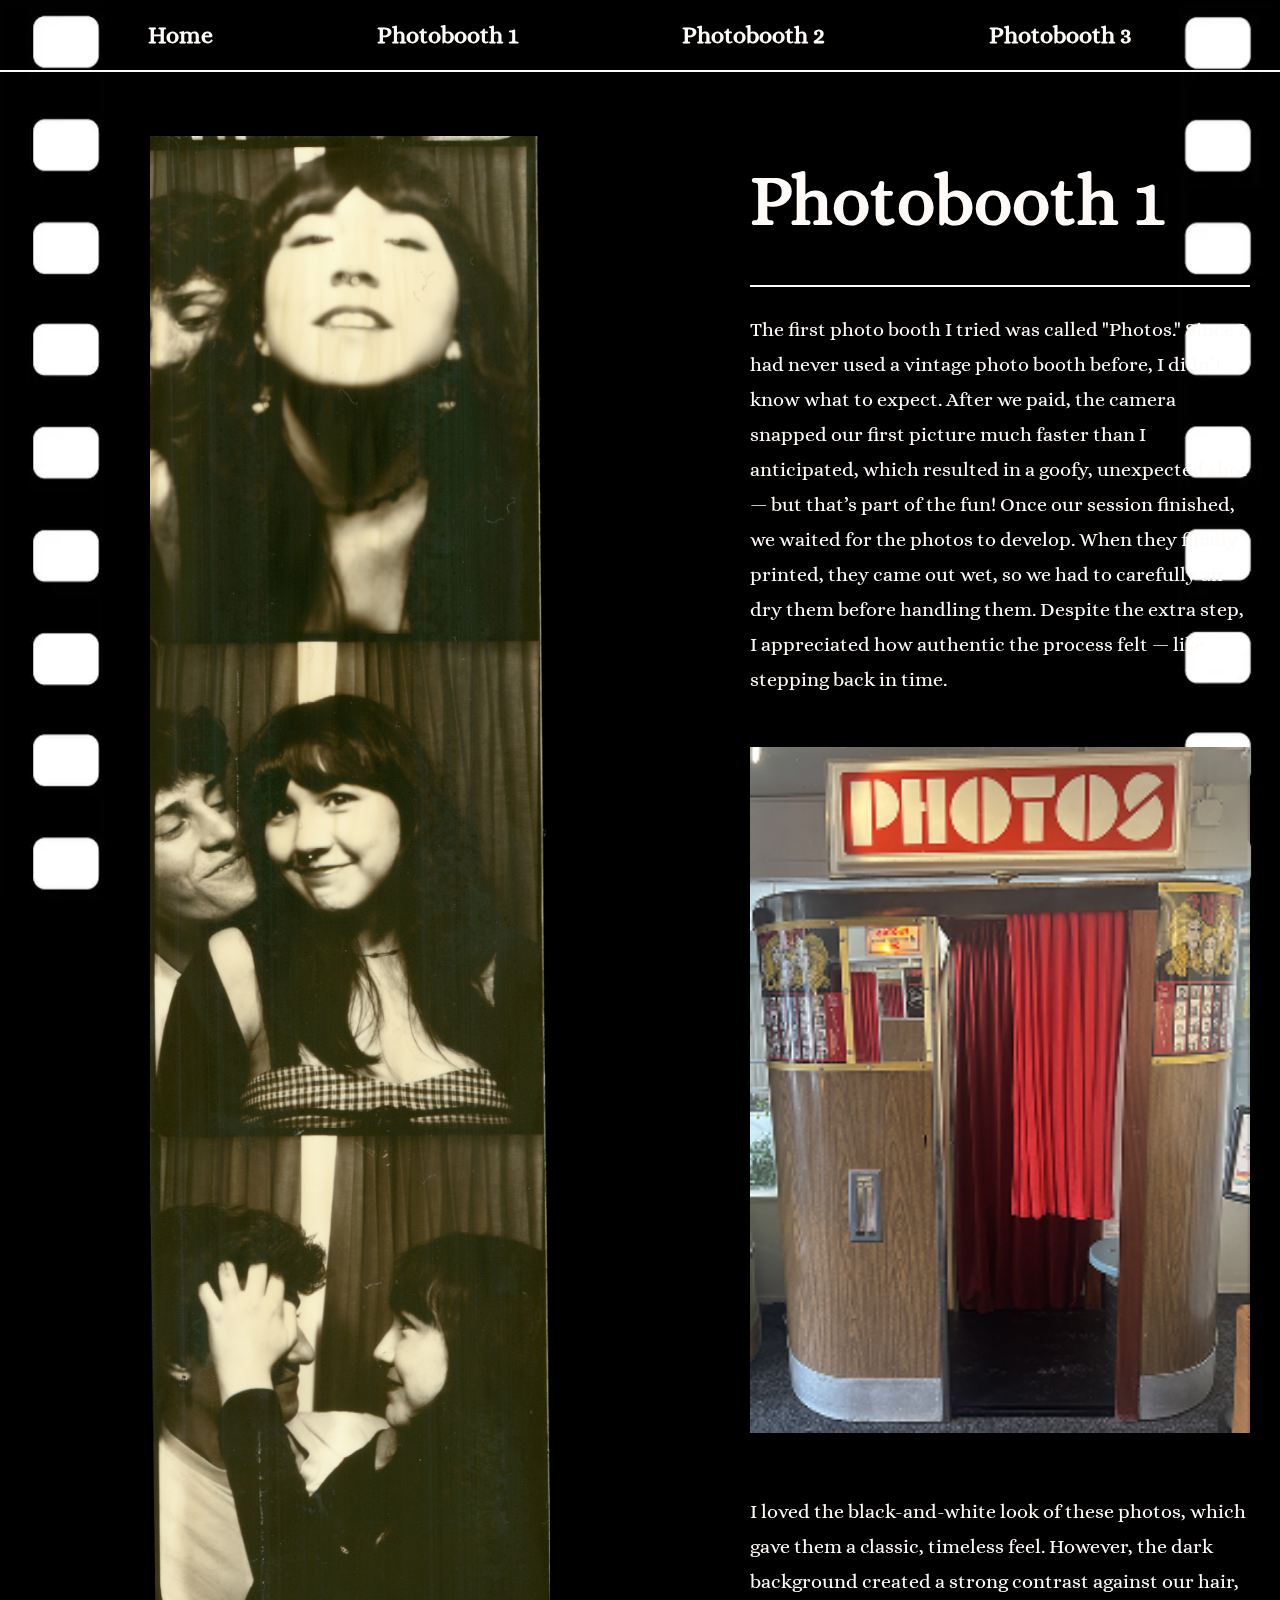
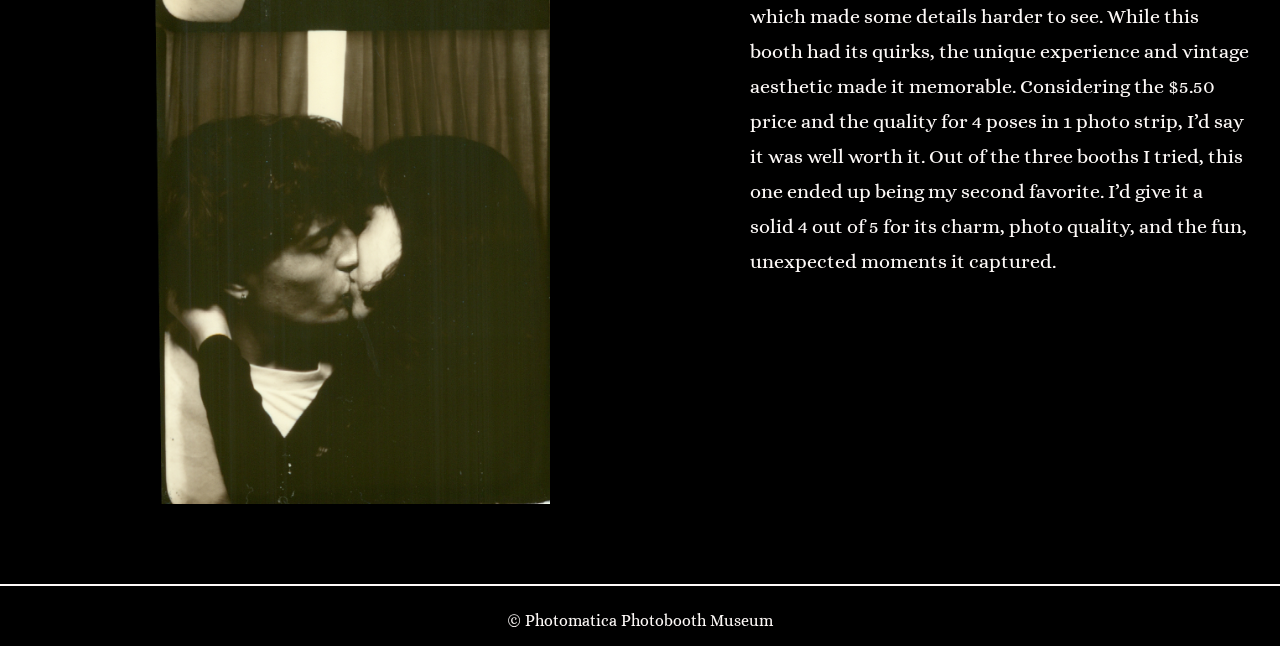
<file: blog1/blog1.html>
<!doctype html>

<html lang="en">

<head>
    
    <meta charset="UTF-8">
    
    <title>Photobooth 1</title>
    <link rel="stylesheet" href="css/style.css">
    <link rel="preconnect" href="https://fonts.googleapis.com">
    <link rel="preconnect" href="https://fonts.gstatic.com" crossorigin>
    <link href="https://fonts.googleapis.com/css2?family=Alice&display=swap" rel="stylesheet">
</head>

<body>
    
    <nav>
        <a href="../index.html">Home</a>
        <a href="blog1.html">Photobooth 1</a>
        <a href="../blog2/blog2.html">Photobooth 2</a>
        <a href="../blog3/blog3.html">Photobooth 3</a>
    </nav>

    <div class="photo-container">
        <img src="img/photobooth1.JPG" alt="photobooth picture" class="main-photo">

        <div class="photo-text">
            <h1>Photobooth 1</h1> 

    <p>The first photo booth I tried was called "Photos." Since I had never used a vintage photo booth before, I didn’t know what to expect. After we paid, the camera snapped our first picture much faster than I anticipated, which resulted in a goofy, unexpected shot — but that’s part of the fun! Once our session finished, we waited for the photos to develop. When they finally printed, they came out wet, so we had to carefully air-dry them before handling them. Despite the extra step, I appreciated how authentic the process felt — like stepping back in time.
        <br>
    <img src="img/photos1.png" alt="photos 1 booth" class="small-photo">
        <br>
    I loved the black-and-white look of these photos, which gave them a classic, timeless feel. However, the dark background created a strong contrast against our hair, which made some details harder to see. While this booth had its quirks, the unique experience and vintage aesthetic made it memorable. Considering the $5.50 price and the quality for 4 poses in 1 photo strip, I’d say it was well worth it. Out of the three booths I tried, this one ended up being my second favorite. I’d give it a solid 4 out of 5 for its charm, photo quality, and the fun, unexpected moments it captured. </p>  
</div>
</div>

<div class="strip">
    <img src="img/leftstrip.png" class="left-strip">
    <img src="img/rightstrip.png" class="right-strip">
</div>

<footer>
    <p>© Photomatica Photobooth Museum</p>
</footer>

</body>
                   
</html>
</file>
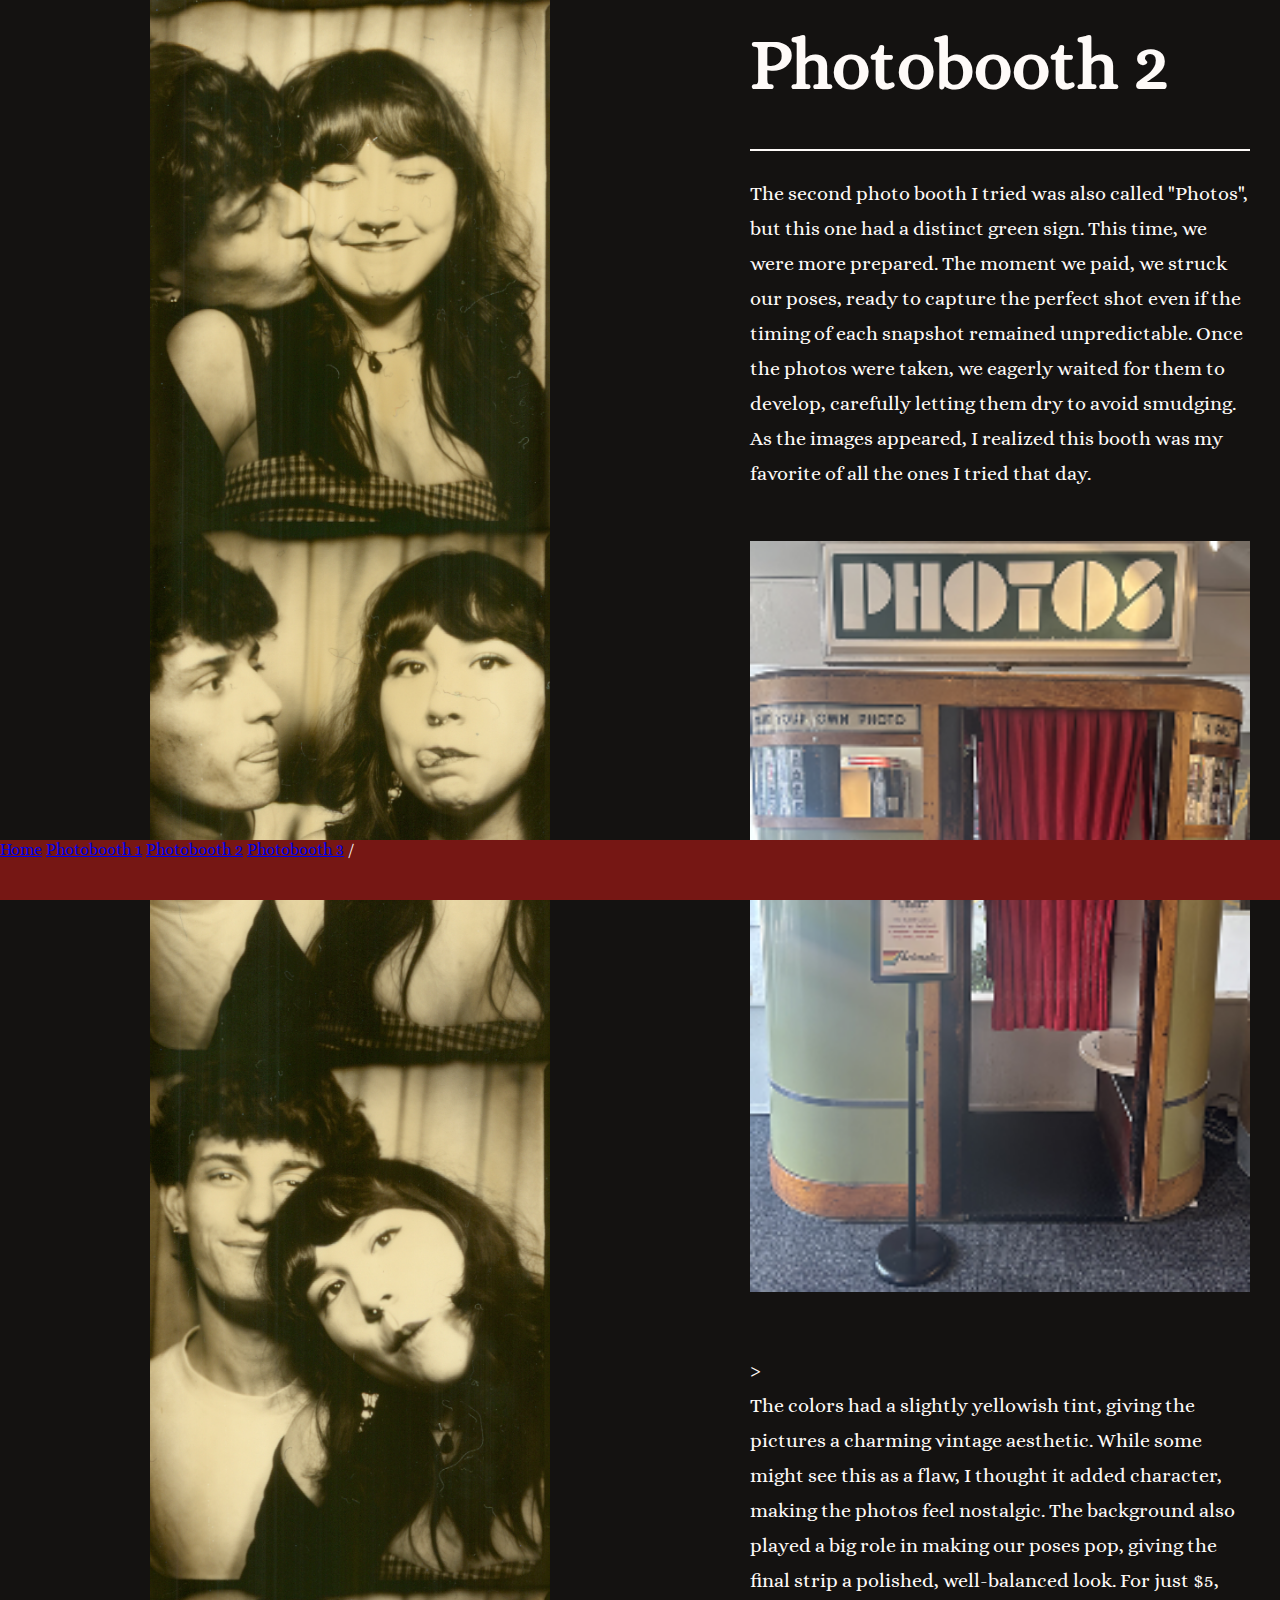
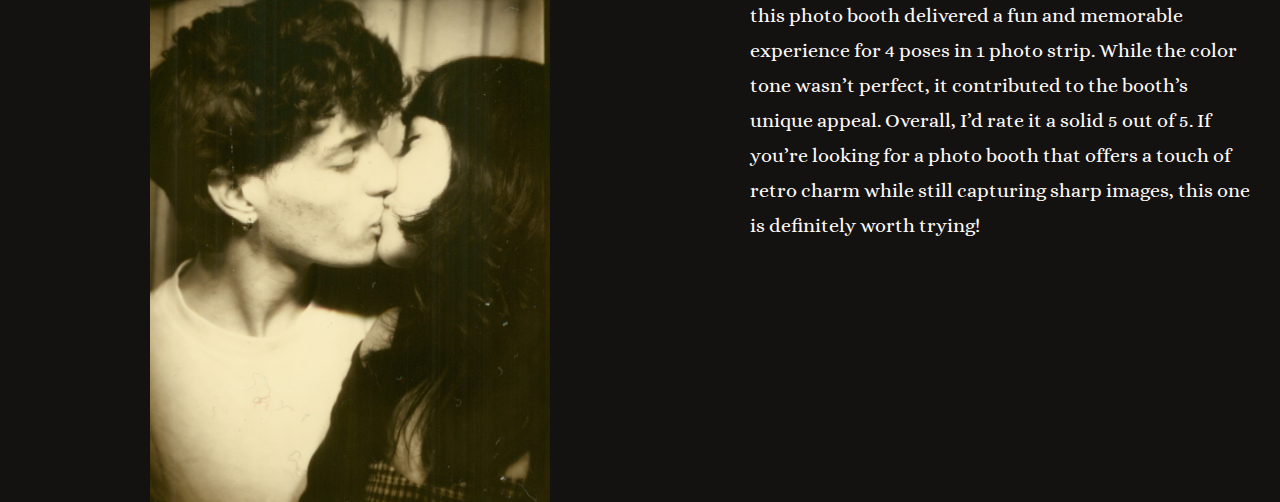
<file: blog2/blog2.html>
<!doctype html>

<html lang="en">

<head>
    
    <meta charset="UTF-8">
    
    <title>Photobooth 2</title>
    <link rel="stylesheet" href="css/style.css">
    <link rel="preconnect" href="https://fonts.googleapis.com">
    <link rel="preconnect" href="https://fonts.gstatic.com" crossorigin>
    <link href="https://fonts.googleapis.com/css2?family=Alice&display=swap" rel="stylesheet">
</head>

<body>
    <nav>
		<a href="index.html">Home</a>
        <a href="../blog1/blog1.html">Photobooth 1</a>
        <a href="blog2.html">Photobooth 2</a>
        <a href="../blog3/blog3.html">Photobooth 3</a>
    /</nav>
    
    <div class="photo-container">
        <img src="img/photobooth2.JPG" alt="photobooth picture" class="main-photo">
        
        <div class="photo-text">
            <h1>Photobooth 2</h1> 
    <p>The second photo booth I tried was also called "Photos", but this one had a distinct green sign. This time, we were more prepared. The moment we paid, we struck our poses, ready to capture the perfect shot even if the timing of each snapshot remained unpredictable. Once the photos were taken, we eagerly waited for them to develop, carefully letting them dry to avoid smudging. As the images appeared, I realized this booth was my favorite of all the ones I tried that day.
        <br>
    <img src="img/photos2.png" alt="photos 2 booth" class="small-photo">> 
        <br>
    The colors had a slightly yellowish tint, giving the pictures a charming vintage aesthetic. While some might see this as a flaw, I thought it added character, making the photos feel nostalgic. The background also played a big role in making our poses pop, giving the final strip a polished, well-balanced look. For just $5, this photo booth delivered a fun and memorable experience for 4 poses in 1 photo strip. While the color tone wasn’t perfect, it contributed to the booth’s unique appeal. Overall, I’d rate it a solid 5 out of 5. If you’re looking for a photo booth that offers a touch of retro charm while still capturing sharp images, this one is definitely worth trying!<p>
</div>
</div>

</body>
                   
</html>
</file>
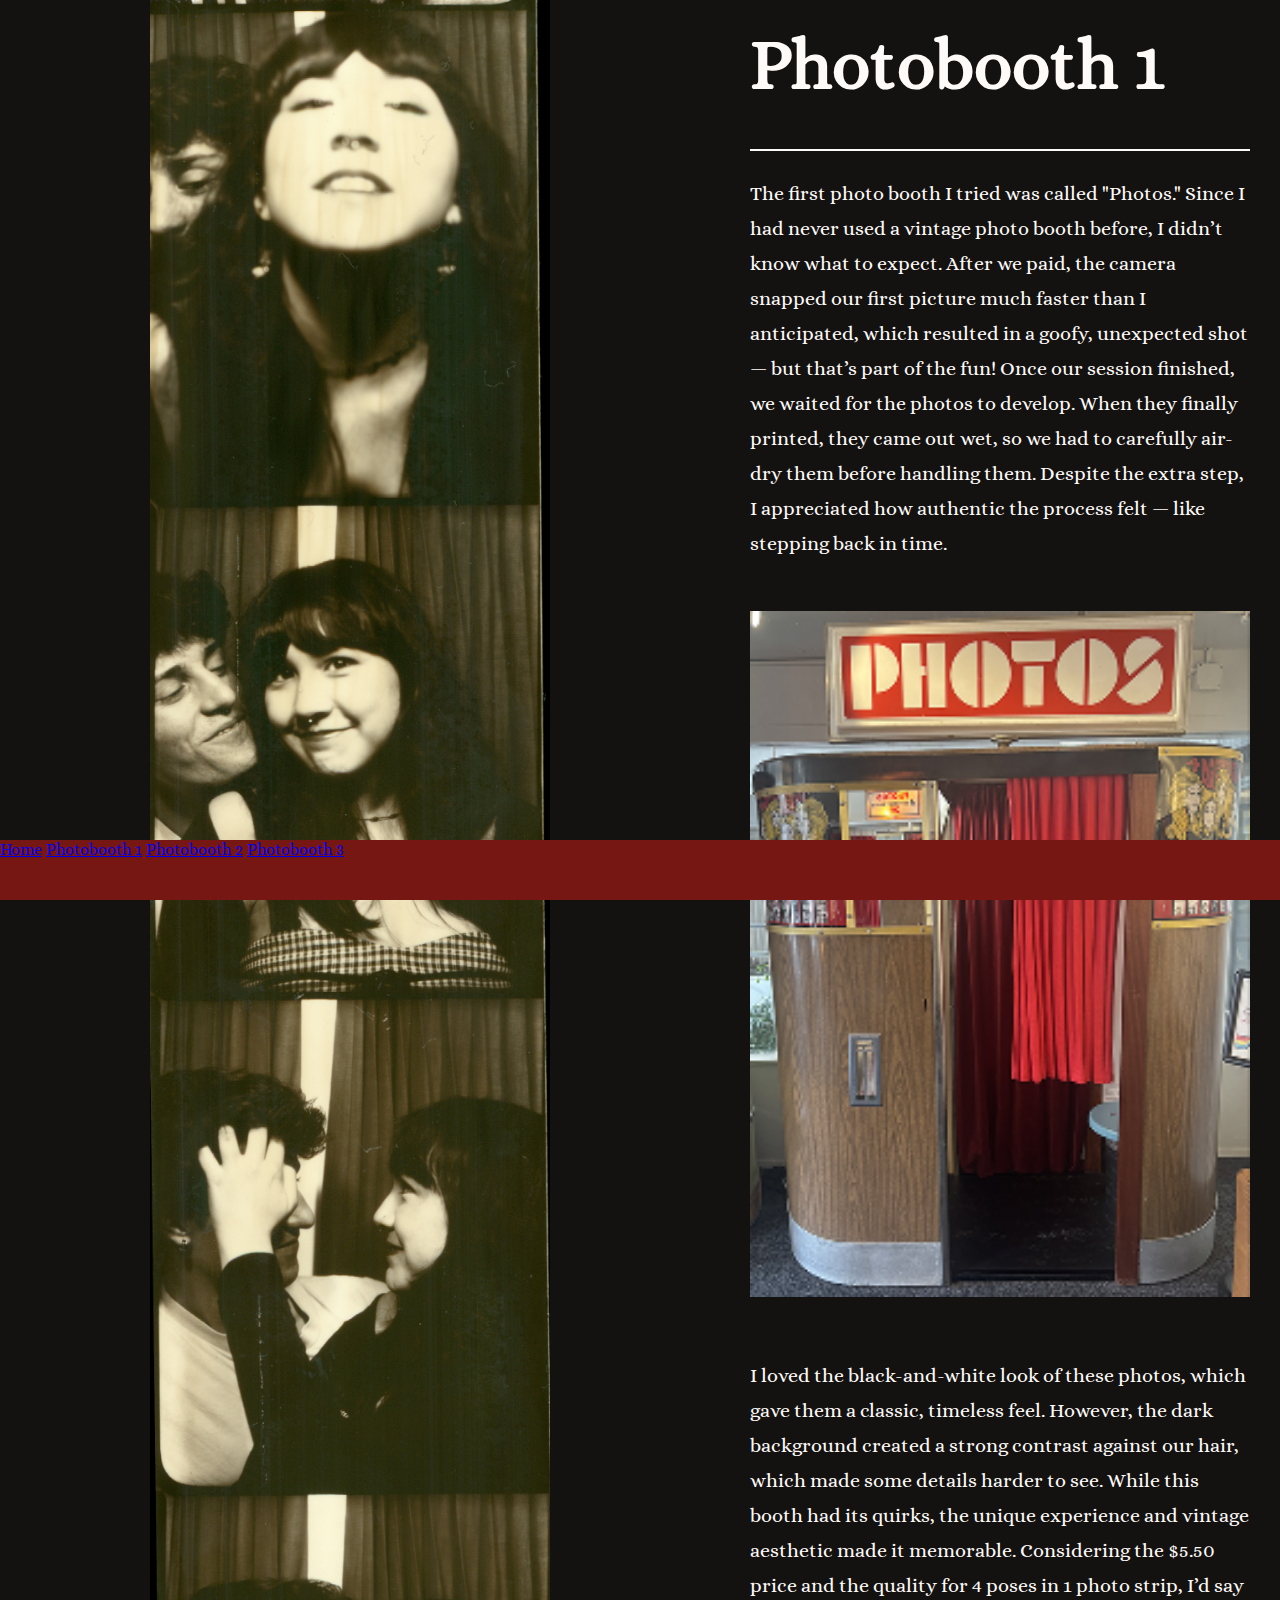
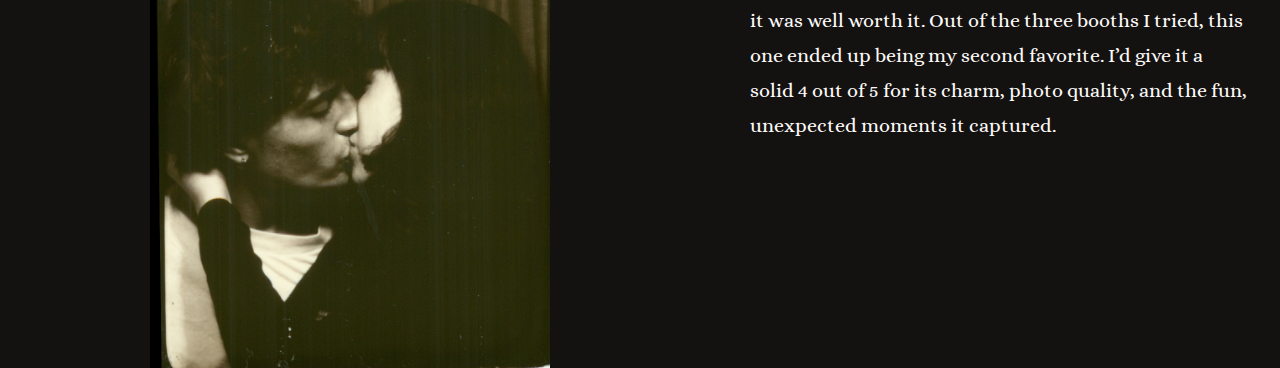
<file: project_template/blog1/blog1.html>
<!doctype html>

<html lang="en">

<head>
    
    <meta charset="UTF-8">
    
    <title>Photobooth 1</title>
    <link rel="stylesheet" href="css/style.css">
    <link rel="preconnect" href="https://fonts.googleapis.com">
    <link rel="preconnect" href="https://fonts.gstatic.com" crossorigin>
    <link href="https://fonts.googleapis.com/css2?family=Alice&display=swap" rel="stylesheet">
</head>

<body>
    
    <nav>
        <a href="../index.html">Home</a>
        <a href="blog1.html">Photobooth 1</a>
        <a href="../blog2/blog2.html">Photobooth 2</a>
        <a href="../blog3/blog3.html">Photobooth 3</a>
    </nav>

    <div class="photo-container">
        <img src="img/photobooth1.JPG" alt="photobooth picture" class="main-photo">

        <div class="photo-text">
            <h1>Photobooth 1</h1> 

    <p>The first photo booth I tried was called "Photos." Since I had never used a vintage photo booth before, I didn’t know what to expect. After we paid, the camera snapped our first picture much faster than I anticipated, which resulted in a goofy, unexpected shot — but that’s part of the fun! Once our session finished, we waited for the photos to develop. When they finally printed, they came out wet, so we had to carefully air-dry them before handling them. Despite the extra step, I appreciated how authentic the process felt — like stepping back in time.
        <br>
    <img src="img/photos1.png" alt="photos 1 booth" class="small-photo">
        <br>
    I loved the black-and-white look of these photos, which gave them a classic, timeless feel. However, the dark background created a strong contrast against our hair, which made some details harder to see. While this booth had its quirks, the unique experience and vintage aesthetic made it memorable. Considering the $5.50 price and the quality for 4 poses in 1 photo strip, I’d say it was well worth it. Out of the three booths I tried, this one ended up being my second favorite. I’d give it a solid 4 out of 5 for its charm, photo quality, and the fun, unexpected moments it captured. </p>  
</div>
</div>

</body>
                   
</html>
</file>
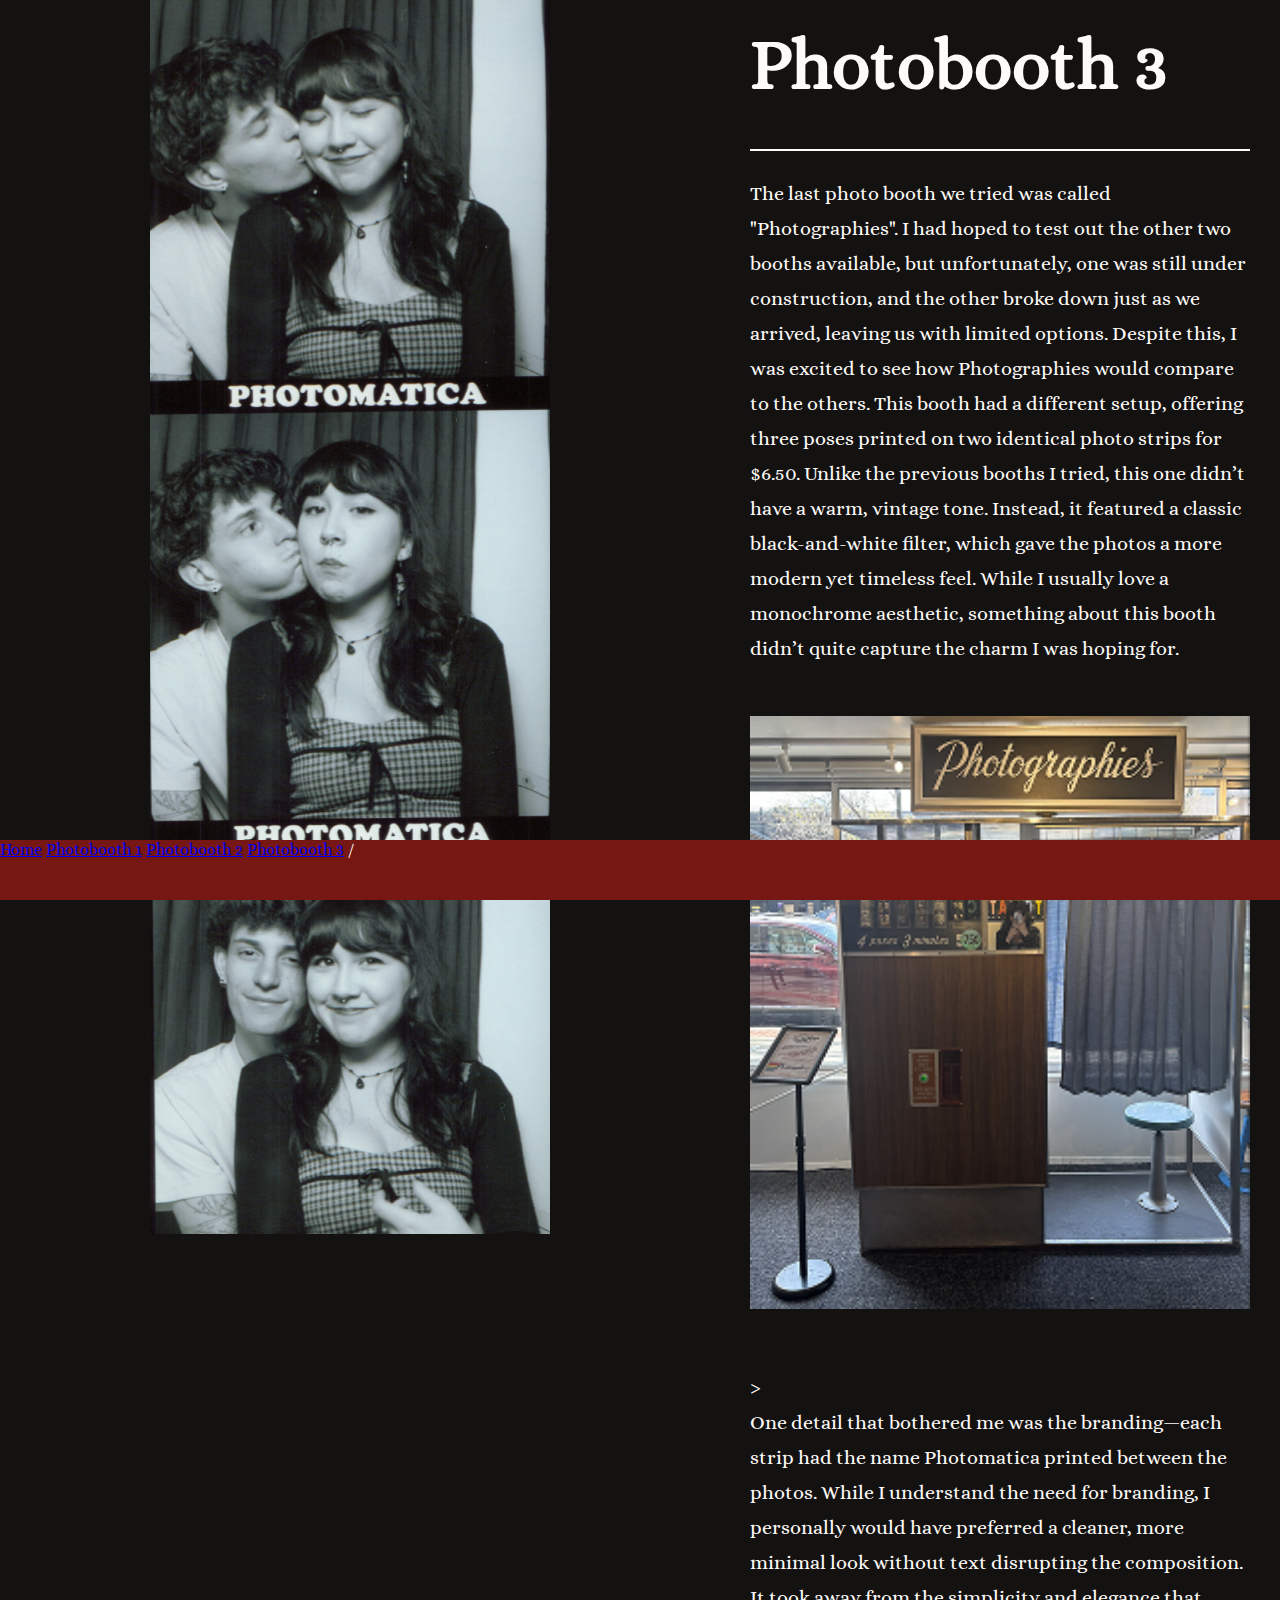
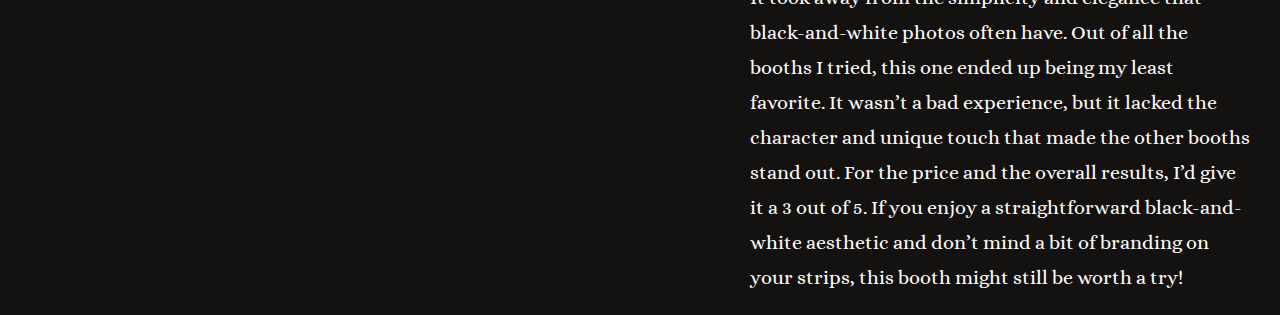
<file: project_template/blog3/blog3.html>
<!doctype html>

<html lang="en">

<head>
    
    <meta charset="UTF-8">
    
    <title>Photobooth 3</title>
    <link rel="stylesheet" href="css/style.css">
    <link rel="preconnect" href="https://fonts.googleapis.com">
    <link rel="preconnect" href="https://fonts.gstatic.com" crossorigin>
    <link href="https://fonts.googleapis.com/css2?family=Alice&display=swap" rel="stylesheet">
</head>

<body>
    <nav>
		<a href="index.html">Home</a>
        <a href="../blog1/blog1.html">Photobooth 1</a>
        <a href="../blog2/blog2.html">Photobooth 2</a>
        <a href="blog3.html">Photobooth 3</a>
    /</nav>

    <div class="photo-container">
        <img src="img/photobooth3.JPG" alt="photobooth picture" class="main-photo">

        <div class="photo-text">
            <h1>Photobooth 3</h1> 

    <p>The last photo booth we tried was called "Photographies". I had hoped to test out the other two booths available, but unfortunately, one was still under construction, and the other broke down just as we arrived, leaving us with limited options. Despite this, I was excited to see how Photographies would compare to the others. This booth had a different setup, offering three poses printed on two identical photo strips for $6.50. Unlike the previous booths I tried, this one didn’t have a warm, vintage tone. Instead, it featured a classic black-and-white filter, which gave the photos a more modern yet timeless feel. While I usually love a monochrome aesthetic, something about this booth didn’t quite capture the charm I was hoping for. 
        <br>
    <img src="img/photographies .png" alt="photographies booth" class="small-photo">>
        <br>
    One detail that bothered me was the branding—each strip had the name Photomatica printed between the photos. While I understand the need for branding, I personally would have preferred a cleaner, more minimal look without text disrupting the composition. It took away from the simplicity and elegance that black-and-white photos often have. Out of all the booths I tried, this one ended up being my least favorite. It wasn’t a bad experience, but it lacked the character and unique touch that made the other booths stand out. For the price and the overall results, I’d give it a 3 out of 5. If you enjoy a straightforward black-and-white aesthetic and don’t mind a bit of branding on your strips, this booth might still be worth a try!</p>
</div>
</div>

</body>
                   
</html>
</file>
<file: blog1/css/style.css>
body{
    font-family: "Alice", serif;
    font-weight: 400;
    font-style: normal;
    color: rgb(254,250,248);
    background-color: black;
    margin: 0px;
}

nav{
  height: 70px;
  display: flex;
  flex-direction: row;
  flex-wrap: wrap;
  justify-content: space-evenly;
  align-items: center;
  width: 100%;
  border-bottom: 2px solid rgb(254,250,248);
  flex-wrap: nowrap; /* ensure they don't wrap */
}

nav a {
  color: rgb(254, 250, 248);
  text-decoration: none;
  font-size: x-large;
  font-weight: bold;
  padding: 0 1rem; /* simpler horizontal padding */
}

h1{
  font-size:350%;
  font-optical-sizing: auto;
  font-weight: 800;
  font-style: normal;
  font-variation-settings:"wdth" 100;
}

.photo-container {
  display: flex;
  align-items: flex-start;
  gap: 200px; /* Space between the left image and right content */
  margin-left:150px ;
  margin-right:150px ;
  padding-top: 5%;
}
.main-photo {
  width: 400px; /* Adjust based on preference */
}

p{
  border-top: 2px solid rgb(254,250,248);
  padding-top: 25px;
}

.photo-text {
  display: flex;
  flex-direction: column;
  align-items: flex-start;
  font-size: 20px;
  line-height: 35px;
  font-optical-sizing: auto;
  font-weight: 400;
  font-style: normal;
}

.small-photo {
  margin-top: 50px;
  margin-bottom: 50px;
  width: 500px;
}

.left-strip {
  position: fixed;           /* Keep it fixed while scrolling */
  top: 0;                    /* Align to the top */
  left: 0;                   /* Align to the far left */
  height: 100%;             /* Full viewport height */
  z-index: -1;               /* Keep it behind other content if needed */
}

.right-strip {
position: fixed;           /* Keep it fixed while scrolling */
top: 0;                    /* Align to the top */
right: 0;                   /* Align to the far left */
height: 100%;             /* Full viewport height */
z-index: -1;               /* Keep it behind other content if needed */
}

footer {
    color: rgb(254,250,248);
    text-align: center;
    border-top: rgb(20, 18, 17);
    padding-top: 5%;
  }
  
  footer a {
    text-decoration: none;
    color:rgb(20, 18, 17);
    margin: 0 10px;
  }
</file>
<file: blog2/css/style.css>
body{
  font-family: "Alice", serif;
  font-weight: 400;
  font-style: normal;
  color: rgb(254,250,248);
  background-color: rgb(20, 18, 17);
  margin: 0px;
}
nav{
background-color: rgb(118, 23, 20);
width: 100%;
height: 60px;
position: fixed;
bottom: 0;
}

h1{
font-size:350%;
font-optical-sizing: auto;
font-weight: 800;
font-style: normal;
font-variation-settings:"wdth" 100;
}

.photo-container {
display: flex;
align-items: flex-start;
gap: 200px; /* Space between the left image and right content */
margin-left:150px ;
margin-right:150px ;
}
.main-photo {
width: 400px; /* Adjust based on preference */
}

p{
border-top: 2px solid rgb(254,250,248);
padding-top: 25px;
}

.photo-text {
display: flex;
flex-direction: column;
align-items: flex-start;
font-size: 20px;
line-height: 35px;
font-optical-sizing: auto;
font-weight: 400;
font-style: normal;
}

.small-photo {
  margin-top: 50px;
  margin-bottom: 50px;
  width: 500px;
}
</file>
<file: project_template/blog1/css/style.css>
body{
    font-family: "Alice", serif;
    font-weight: 400;
    font-style: normal;
    color: rgb(254,250,248);
    background-color: rgb(20, 18, 17);
    margin: 0px;
}
nav{
  background-color: rgb(118, 23, 20);
  width: 100%;
  height: 60px;
  position: fixed;
  bottom: 0;
}

h1{
  font-size:350%;
  font-optical-sizing: auto;
  font-weight: 800;
  font-style: normal;
  font-variation-settings:"wdth" 100;
}

.photo-container {
  display: flex;
  align-items: flex-start;
  gap: 200px; /* Space between the left image and right content */
  margin-left:150px ;
  margin-right:150px ;
}
.main-photo {
  width: 400px; /* Adjust based on preference */
}

p{
  border-top: 2px solid rgb(254,250,248);
  padding-top: 25px;
}

.photo-text {
  display: flex;
  flex-direction: column;
  align-items: flex-start;
  font-size: 20px;
  line-height: 35px;
  font-optical-sizing: auto;
  font-weight: 400;
  font-style: normal;
}

.small-photo {
  margin-top: 50px;
  margin-bottom: 50px;
  width: 500px;
}
</file>
<file: project_template/blog3/css/style.css>
body{
  font-family: "Alice", serif;
  font-weight: 400;
  font-style: normal;
  color: rgb(254,250,248);
  background-color: rgb(20, 18, 17);
  margin: 0px;
}
nav{
background-color: rgb(118, 23, 20);
width: 100%;
height: 60px;
position: fixed;
bottom: 0;
}

h1{
font-size:350%;
font-optical-sizing: auto;
font-weight: 800;
font-style: normal;
font-variation-settings:"wdth" 100;
}

.photo-container {
display: flex;
align-items: flex-start;
gap: 200px; /* Space between the left image and right content */
margin-left:150px ;
margin-right:150px ;
}
.main-photo {
width: 400px; /* Adjust based on preference */
}

p{
border-top: 2px solid rgb(254,250,248);
padding-top: 25px;
}

.photo-text {
display: flex;
flex-direction: column;
align-items: flex-start;
font-size: 20px;
line-height: 35px;
font-optical-sizing: auto;
font-weight: 400;
font-style: normal;
}

.small-photo {
  margin-top: 50px;
  margin-bottom: 50px;
  width: 500px;
}
</file>
